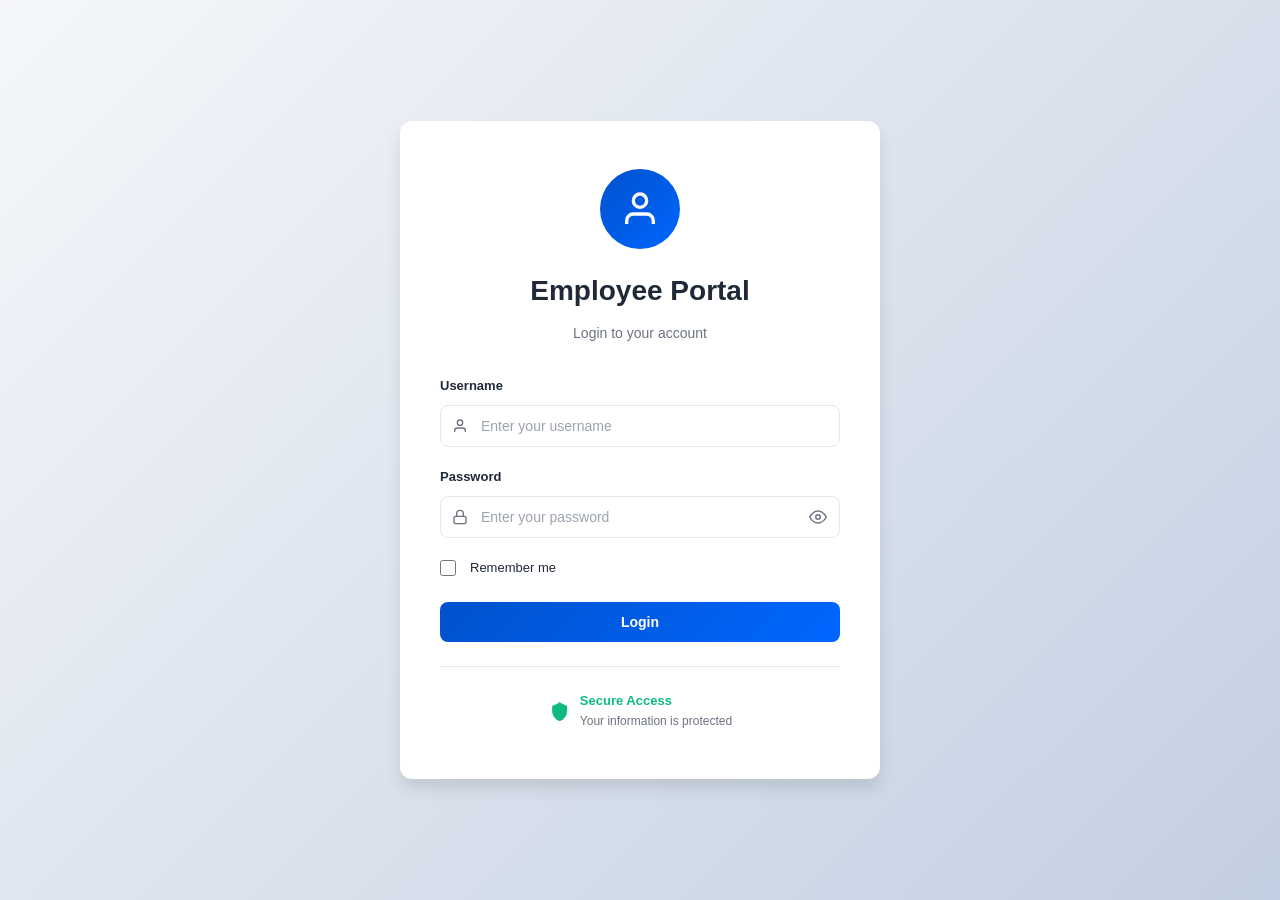
<file: index.html>
<!DOCTYPE html>
<html lang="en">
<head>
    <meta charset="UTF-8">
    <meta name="viewport" content="width=device-width, initial-scale=1.0">
    <title>Employee Portal - Login</title>
    <link rel="stylesheet" href="/styles.css">
    <style>
        body {
            margin: 0;
            font-family: -apple-system, BlinkMacSystemFont, 'Segoe UI', 'Roboto', 'Oxygen', 'Ubuntu', 'Cantarell', 'Fira Sans', 'Droid Sans', 'Helvetica Neue', sans-serif;
            background: linear-gradient(135deg, #f5f7fa 0%, #c3cfe2 100%);
            color: #1F2937;
        }

        .login-container {
            min-height: 100vh;
            display: flex;
            align-items: center;
            justify-content: center;
            padding: 20px;
        }

        .login-wrapper {
            width: 100%;
            max-width: 480px;
            background: #fff;
            border-radius: 12px;
            box-shadow: 0 10px 15px rgba(0, 0, 0, 0.1);
            padding: 48px 40px;
        }

        .login-header {
            text-align: center;
            margin-bottom: 32px;
        }

        .avatar-circle {
            width: 80px;
            height: 80px;
            margin: 0 auto 20px;
            border-radius: 50%;
            display: flex;
            align-items: center;
            justify-content: center;
            background: linear-gradient(135deg, #0052CC 0%, #0066FF 100%);
            color: white;
        }

        .login-header h1 {
            font-size: 28px;
            font-weight: 600;
            margin-bottom: 8px;
        }

        .login-header p {
            font-size: 14px;
            color: #6B7280;
            margin: 0;
        }

        .login-form {
            margin-bottom: 24px;
        }

        .form-group {
            margin-bottom: 20px;
        }

        .form-group label {
            display: block;
            margin-bottom: 8px;
            font-size: 13px;
            font-weight: 600;
        }

        .input-wrapper {
            position: relative;
            display: flex;
            align-items: center;
        }

        .input-wrapper input {
            width: 100%;
            padding: 12px 16px 12px 40px;
            border: 1px solid #E5E7EB;
            border-radius: 8px;
            font-size: 14px;
        }

        .input-icon {
            position: absolute;
            left: 12px;
            width: 16px;
            height: 16px;
            color: #6B7280;
            pointer-events: none;
        }

        .password-toggle {
            position: absolute;
            right: 12px;
            border: none;
            background: none;
            width: 20px;
            height: 20px;
            color: #6B7280;
            display: flex;
            align-items: center;
            justify-content: center;
            cursor: pointer;
        }

        .eye-icon {
            width: 18px;
            height: 18px;
        }

        .checkbox-group {
            display: flex;
            align-items: center;
            gap: 8px;
            margin-bottom: 24px;
            font-size: 13px;
        }

        .checkbox-label {
            display: flex;
            align-items: center;
            cursor: pointer;
            color: #1F2937;
            font-weight: 500;
        }

        .btn {
            width: 100%;
            padding: 12px 24px;
            border: none;
            border-radius: 8px;
            font-size: 14px;
            font-weight: 600;
            cursor: pointer;
            transition: transform 0.3s ease, box-shadow 0.3s ease;
            background: linear-gradient(135deg, #0052CC 0%, #0066FF 100%);
            color: white;
        }

        .btn:hover {
            transform: translateY(-2px);
            box-shadow: 0 12px 24px rgba(0, 82, 204, 0.2);
        }

        .login-message {
            margin-top: 16px;
            font-size: 14px;
            font-weight: 600;
        }

        .login-message.success {
            color: #10B981;
        }

        .login-message.error {
            color: #ef4444;
        }

        .security-badge {
            display: flex;
            align-items: center;
            justify-content: center;
            gap: 12px;
            margin-top: 24px;
            padding-top: 24px;
            border-top: 1px solid #E5E7EB;
            color: #10B981;
        }

        .security-badge svg {
            width: 20px;
            height: 20px;
        }

        .security-title {
            font-size: 13px;
            font-weight: 600;
            margin: 0;
        }

        .security-text {
            font-size: 12px;
            color: #6B7280;
            margin: 0;
        }

        @media (max-width: 480px) {
            .login-wrapper {
                padding: 24px 16px;
            }

            .login-header h1 {
                font-size: 24px;
            }

            .avatar-circle {
                width: 64px;
                height: 64px;
            }
        }
    </style>
</head>
<body>
    <div class="login-container">
        <div class="login-wrapper">
            <div class="login-header">
                <div class="avatar-circle">
                    <svg width="40" height="40" viewBox="0 0 24 24" fill="none" stroke="currentColor" stroke-width="2">
                        <path d="M20 21v-2a4 4 0 0 0-4-4H8a4 4 0 0 0-4 4v2"></path>
                        <circle cx="12" cy="7" r="4"></circle>
                    </svg>
                </div>
                <h1>Employee Portal</h1>
                <p>Login to your account</p>
            </div>

            <form id="loginForm" class="login-form">
                <div class="form-group">
                    <label for="username">Username</label>
                    <div class="input-wrapper">
                        <svg class="input-icon" width="18" height="18" viewBox="0 0 24 24" fill="none" stroke="currentColor" stroke-width="2">
                            <path d="M20 21v-2a4 4 0 0 0-4-4H8a4 4 0 0 0-4 4v2"></path>
                            <circle cx="12" cy="7" r="4"></circle>
                        </svg>
                        <input type="text" id="username" name="username" placeholder="Enter your username" required>
                    </div>
                </div>

                <div class="form-group">
                    <label for="password">Password</label>
                    <div class="input-wrapper">
                        <svg class="input-icon" width="18" height="18" viewBox="0 0 24 24" fill="none" stroke="currentColor" stroke-width="2">
                            <rect x="3" y="11" width="18" height="11" rx="2" ry="2"></rect>
                            <path d="M7 11V7a5 5 0 0 1 10 0v4"></path>
                        </svg>
                        <input type="password" id="password" name="password" placeholder="Enter your password" required>
                        <button type="button" class="password-toggle" onclick="togglePasswordVisibility()">
                            <svg class="eye-icon" width="18" height="18" viewBox="0 0 24 24" fill="none" stroke="currentColor" stroke-width="2">
                                <path d="M1 12s4-8 11-8 11 8 11 8-4 8-11 8-11-8-11-8z"></path>
                                <circle cx="12" cy="12" r="3"></circle>
                            </svg>
                        </button>
                    </div>
                </div>

                <div class="checkbox-group">
                    <input type="checkbox" id="rememberMe" name="rememberMe">
                    <label for="rememberMe" class="checkbox-label">Remember me</label>
                </div>

                <button type="submit" class="btn btn-primary">Login</button>
                <div id="loginMessage" class="login-message" aria-live="polite"></div>
            </form>

            <div class="security-badge">
                <svg width="20" height="20" viewBox="0 0 24 24" fill="currentColor">
                    <path d="M12 1l11 5v6c0 5.55-3.84 10.74-9 12-5.16-1.26-9-6.45-9-12V6l11-5z"></path>
                </svg>
                <div>
                    <p class="security-title">Secure Access</p>
                    <p class="security-text">Your information is protected</p>
                </div>
            </div>
        </div>
    </div>

   <script src="script.js"></script>
</body>
</html>
</file>
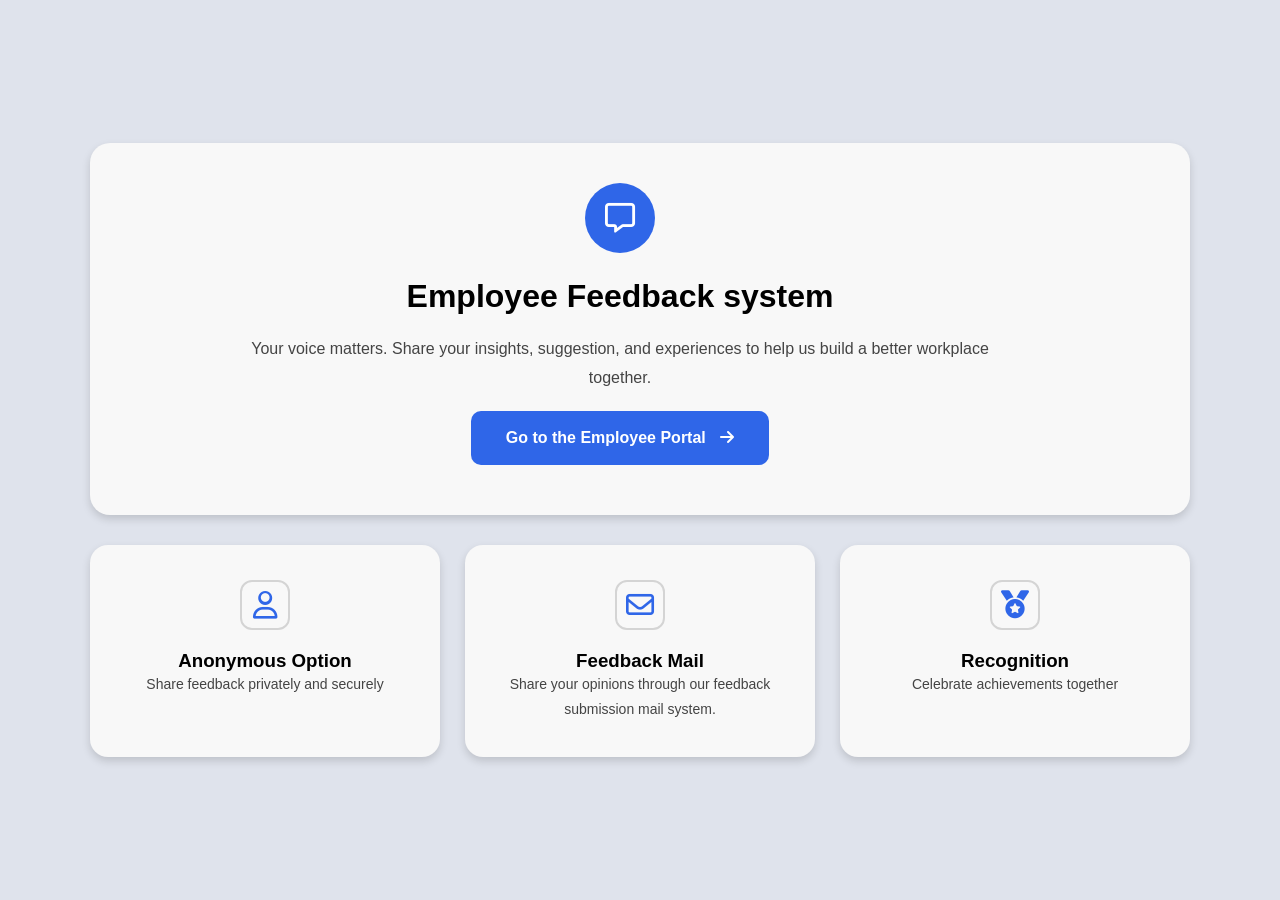
<file: employee portal.html>
<!DOCTYPE html>
<html lang="en">
<head>
    <meta charset="UTF-8">
    <meta name="viewport" content="width=device-width, initial-scale=1.0">
    <title>Employee Portal</title>
    <link rel="stylesheet" 
    href="https://cdnjs.cloudflare.com/ajax/libs/font-awesome/6.5.1/css/all.min.css">
</head>
<body>
<style>
 *{
    margin: 0;
    padding: 0;
    box-sizing: border-box;
    font-family: Arial, sans-serif;
}
body{
    background-color: #dfe3ec;
    display: flex;
    justify-content: center;
    align-items: center;
    min-height: 100vh;
    padding: 20px;
}
.container{
    width: 90%;
    max-width: 1100px;
}
.top-icon{
    width: 70px;
    height: 70px;
    background: #2f66e8;
    border-radius: 50%;
    margin: 0 auto 25px;
    display: flex;
    justify-content: center;
    align-items: center;
}
.top-icon i{
    color: white;
    font-size: 30px;
}
.main-card{
    background: #f8f8f8;
    border-radius: 20px;
    padding: 40px 100px 50px 60px;
    text-align: center;
    box-shadow: 0 4px 8px rgba(0,0,0,0.15);
    margin-bottom: 30px;
    max-width: 1500px;
}
.main-card h1{
    font-size: 100;
    margin-bottom: 20px;
    color: #000;
}
.main-card p{
    color: #444;
    font-size: 16px;
    width:1178;
    height:88; 
    padding: auto 80px auto 80px;
    margin: auto 80px auto 80px;
    line-height: 1.8;
}
.main-card button{
    background: #2f66e8;
    color: white;
    border: none;
    padding: 18px 35px;
    border-radius: 10px;
    font-size: 16px;
    font-weight: bold;
    cursor: pointer;
    transition: 0.3s;
}
.main-card button i{
    margin-left: 10px;
}
.main-card button:hover{
    background: #1f4fc0;
}
.feature-section{
    display: flex;
    justify-content: space-between;
    gap: 60px;
    flex-wrap: wrap;
}
.feature-card1{
    flex: 1;
    min-width: 250px;
    background: #f8f8f8;
    border-radius: 18px;
    padding: 35px 25px;
    text-align: center;
    box-shadow: 0 4px 8px rgba(0,0,0,0.15);
}
.feature-card1 h2{
    font-size: 30px;
    margin-bottom: 15px;
    margin-top: 20px;
    color: #000;
    line-height: 1.8;
}
.feature-card1 p{
    color: #444;
    font-size: 14px;
    line-height: 1.8;
    text-align:center;
}
.feature-section{
    display: flex;
    justify-content: space-between;
    gap: 25px;
    flex-wrap: wrap;
}
.feature-card2{
    flex: 1;
    min-width: 250px;
    background: #f8f8f8;
    border-radius: 18px;
    padding: 35px 25px;
    text-align: center;
    box-shadow: 0 4px 8px rgba(0,0,0,0.15);
}
.feature-card2 h2{
    font-size: 30px;
    margin-bottom: 15px;
    color: #000;
    margin-top: 20px;
    line-height: 1.8;
}
.feature-card2 p{
    color: #444;
    font-size: 14px;
    line-height: 1.8;
    text-align:center;
}
.feature-section{
    display: flex;
    justify-content: space-between;
    gap: 25px;
    flex-wrap: wrap;
}
.feature-card3{
    flex: 1;
    min-width: 250px;
    background: #f8f8f8;
    border-radius: 18px;
    padding: 35px 25px;
    text-align: center;
    box-shadow: 0 4px 8px rgba(0,0,0,0.15);
}
.feature-card3 h2{
    font-size: 30px;
    margin-bottom: 15px;
    color: #000;
    margin-top: 20px;
    line-height: 1.8;
}
.feature-card3 p{
    color: #444;
    font-size: 14px;
    line-height: 1.8;
    text-align:center;
}
.icon-box{
    width: 50px;
    height: 50px;
    border: 2px solid #d4d4d4;
    border-radius: 12px;
    margin: 0 auto 20px;
    display: flex;
    justify-content: center;
    align-items: center;
}
.icon-box i{
    color: #2f66e8;
    font-size: 28px;
}
</style>
    <div class="container">
        <div class="main-card">
            <div class="top-icon">
                <i class="fa-regular fa-message"></i>
            </div>
            <h1>Employee Feedback system</h1>
            <p> Your voice matters. Share your insights, suggestion, and experiences to help us build a better workplace together.</p><br>
            <button >
                Go to the Employee Portal
                <i class="fa-solid fa-arrow-right"></i>
            </button>
        </div>      
        <div class="feature-section">
             <div class="feature-card1">
                <div class="icon-box">
                    <i class="fa-regular fa-user"></i>
                </div>
                    <h3> Anonymous Option</h3>
                    <p> Share feedback privately and securely </p>
            </div>
            <div class="feature-card2">
                <div class="icon-box">
                    <i class="fa-regular fa-envelope"></i>
                </div>
                <h3>Feedback Mail</h3>
                <p> Share your opinions through our feedback submission mail system. </p>
            </div>
            <div class="feature-card3">
                <div class="icon-box">
                    <i class="fa-solid fa-medal"></i>
                </div>
                <h3>Recognition</h3>
                <p> Celebrate achievements together </p>
           </div>     
    </div>
</body>
</html>
</file>
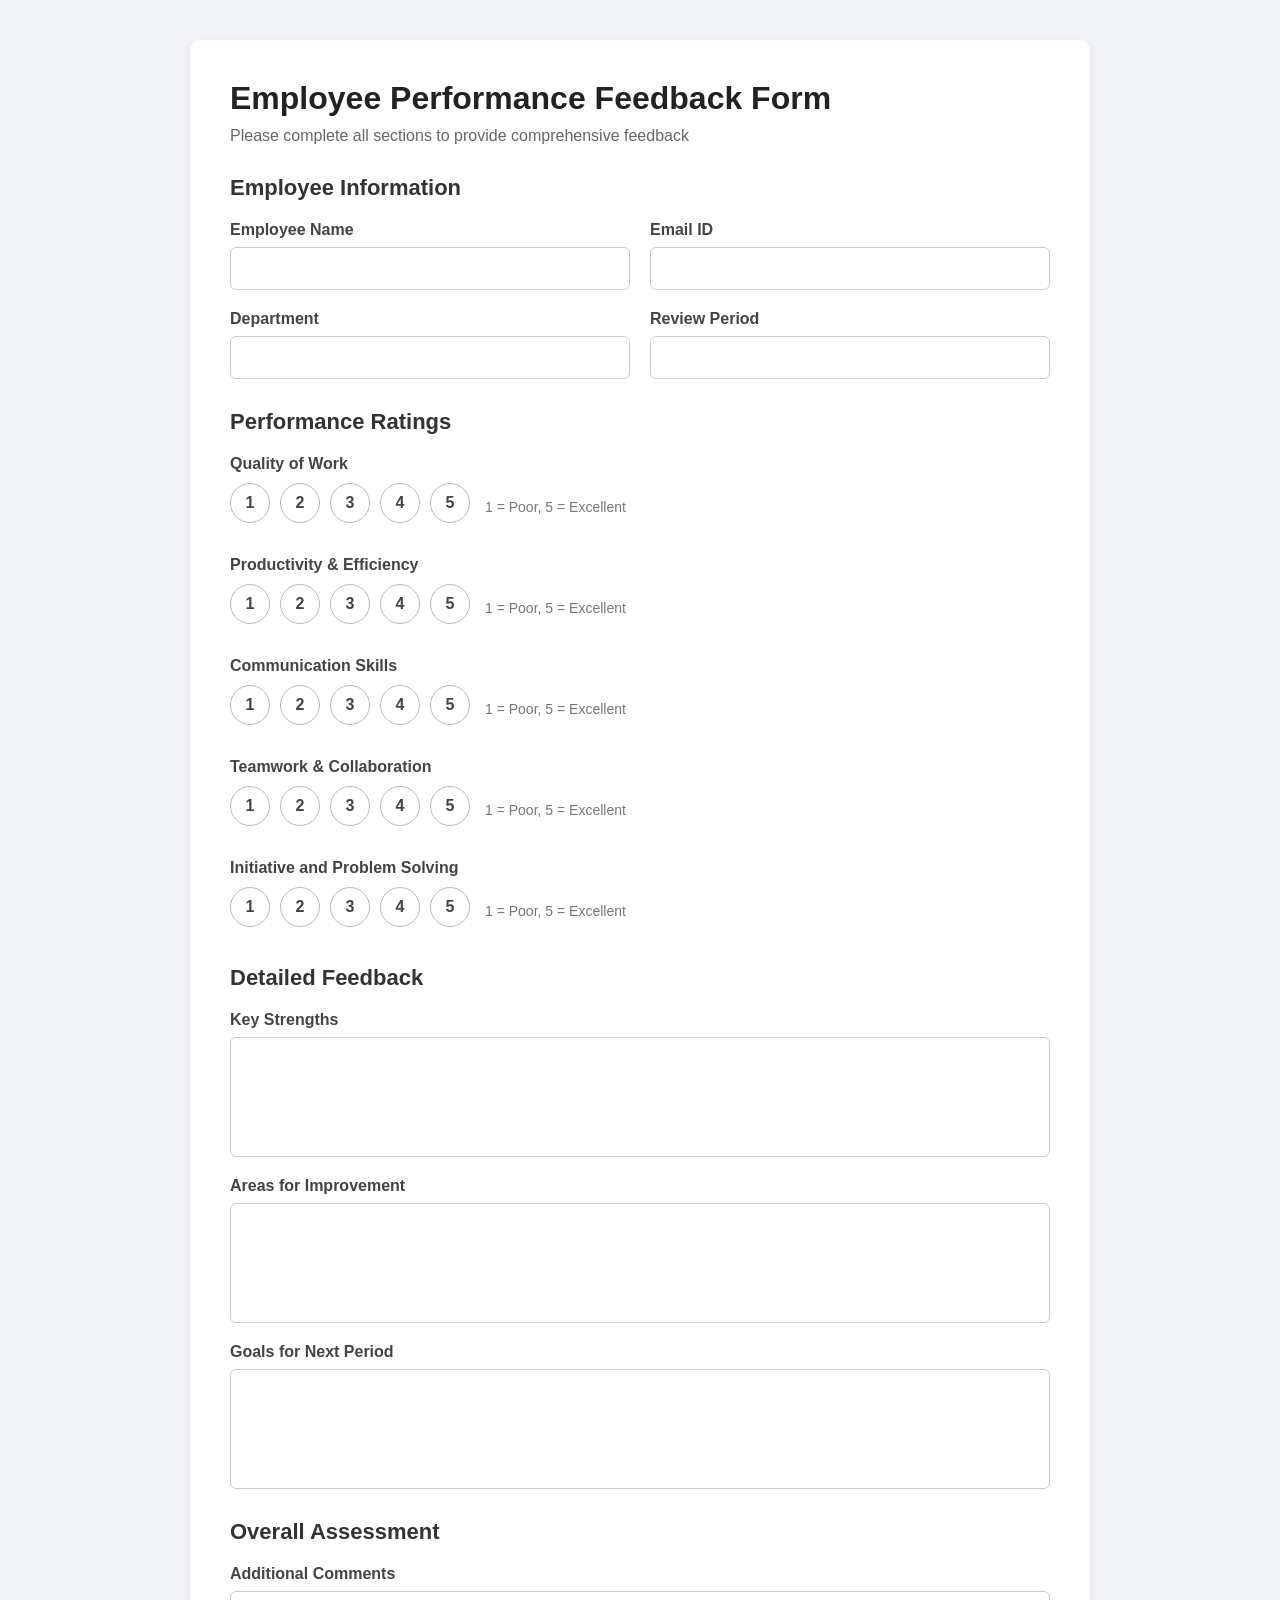
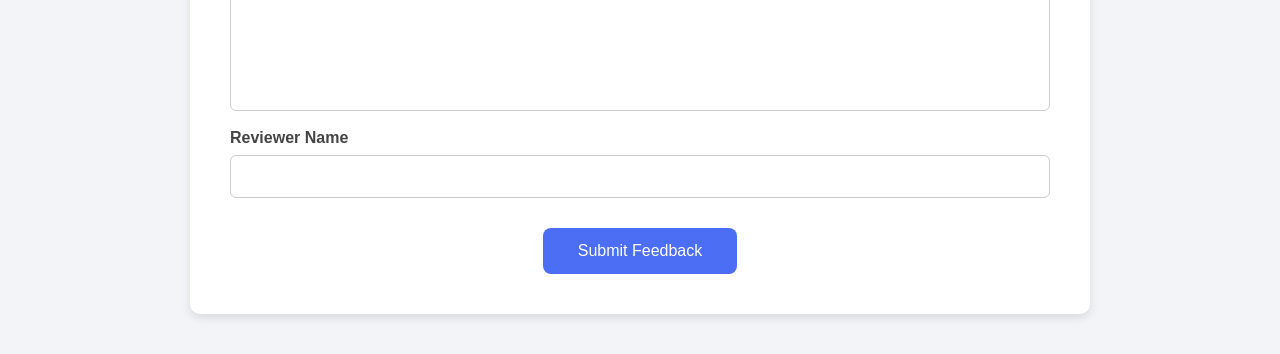
<file: form.html>
<!DOCTYPE html>
<html lang="en">
<head>
  <meta charset="UTF-8" />
  <meta name="viewport" content="width=device-width, initial-scale=1.0"/>
  <title>Employee Feedback Form</title>

  <style>
    *{
      margin:0;
      padding:0;
      box-sizing:border-box;
      font-family: Arial, sans-serif;
    }

    body{
      background:#f2f4f8;
      display:flex;
      justify-content:center;
      align-items:center;
      padding:40px;
    }

    .container{
      width:900px;
      background:#fff;
      padding:40px;
      border-radius:10px;
      box-shadow:0 4px 10px rgba(0,0,0,0.1);
    }

    h1{
      font-size:32px;
      margin-bottom:10px;
      color:#222;
    }

    .subtitle{
      color:#666;
      margin-bottom:30px;
    }

    h2{
      margin:30px 0 20px;
      color:#333;
      font-size:22px;
    }

    .form-grid{
      display:grid;
      grid-template-columns:1fr 1fr;
      gap:20px;
    }

    .form-group{
      display:flex;
      flex-direction:column;
    }

    label{
      margin-bottom:8px;
      font-weight:600;
      color:#444;
    }

    input,
    textarea{
      padding:12px;
      border:1px solid #ccc;
      border-radius:6px;
      font-size:15px;
    }

    textarea{
      resize:none;
      height:120px;
    }

    .rating-section{
      margin-bottom:25px;
    }

    .rating-row{
      display:flex;
      align-items:center;
      gap:15px;
      margin-top:10px;
      flex-wrap:wrap;
    }

    .rating-buttons{
      display:flex;
      gap:10px;
    }

    .rating-buttons input{
      display:none;
    }

    .rating-buttons label{
      width:40px;
      height:40px;
      border-radius:50%;
      border:1px solid #bbb;
      display:flex;
      justify-content:center;
      align-items:center;
      cursor:pointer;
      transition:0.3s;
      background:#fff;
    }

    .rating-buttons input:checked + label{
      background:#4c6ef5;
      color:white;
      border:none;
    }

    .rating-text{
      color:#777;
      font-size:14px;
    }

    .full-width{
      grid-column:1 / 3;
    }

    .submit-btn{
      margin-top:30px;
      text-align:center;
    }

    button{
      background:#4c6ef5;
      color:white;
      border:none;
      padding:14px 35px;
      font-size:16px;
      border-radius:8px;
      cursor:pointer;
      transition:0.3s;
    }

    button:hover{
      background:#3b5bdb;
    }

    @media(max-width:768px){

      .container{
        width:100%;
        padding:25px;
      }

      .form-grid{
        grid-template-columns:1fr;
      }

      .full-width{
        grid-column:1;
      }
    }

  </style>
</head>

<body>

<div class="container">

  <h1>Employee Performance Feedback Form</h1>
  <p class="subtitle">
    Please complete all sections to provide comprehensive feedback
  </p>

  <h2>Employee Information</h2>

  <form action="/submit-feedback" method="POST">

    <div class="form-grid">

      <div class="form-group">
        <label>Employee Name</label>
        <input type="text" name="employee_name">
      </div>

      <div class="form-group">
        <label>Email ID</label>
        <input type="email" name="employee_email">
      </div>

      <div class="form-group">
        <label>Department</label>
        <input type="text" name="department">
      </div>

      <div class="form-group">
        <label>Review Period</label>
        <input type="text" name="review_period">
      </div>

    </div>

    <h2>Performance Ratings</h2>

    
    <div class="rating-section">
      <label>Quality of Work</label>

      <div class="rating-row">

        <div class="rating-buttons">

          <input type="radio" id="q1" name="quality" value="1">
          <label for="q1">1</label>

          <input type="radio" id="q2" name="quality" value="2">
          <label for="q2">2</label>

          <input type="radio" id="q3" name="quality" value="3">
          <label for="q3">3</label>

          <input type="radio" id="q4" name="quality" value="4">
          <label for="q4">4</label>

          <input type="radio" id="q5" name="quality" value="5">
          <label for="q5">5</label>

        </div>

        <span class="rating-text">1 = Poor, 5 = Excellent</span>

      </div>
    </div>

    
    <div class="rating-section">
      <label>Productivity & Efficiency</label>

      <div class="rating-row">

        <div class="rating-buttons">

          <input type="radio" id="p1" name="productivity" value="1">
          <label for="p1">1</label>

          <input type="radio" id="p2" name="productivity" value="2">
          <label for="p2">2</label>

          <input type="radio" id="p3" name="productivity" value="3">
          <label for="p3">3</label>

          <input type="radio" id="p4" name="productivity" value="4">
          <label for="p4">4</label>

          <input type="radio" id="p5" name="productivity" value="5">
          <label for="p5">5</label>

        </div>
        <span class="rating-text">1 = Poor, 5 = Excellent</span>
      </div>
    </div>
<div class="rating-section">
      <label>Communication Skills</label>

      <div class="rating-row">

        <div class="rating-buttons">

          <input type="radio" id="c1" name="communication" value="1">
          <label for="c1">1</label>

          <input type="radio" id="c2" name="communication" value="2">
          <label for="c2">2</label>

          <input type="radio" id="c3" name="communication" value="3">
          <label for="c3">3</label>

          <input type="radio" id="c4" name="communication" value="4">
          <label for="c4">4</label>

          <input type="radio" id="c5" name="communication" value="5">
          <label for="c5">5</label>

        </div>
        <span class="rating-text">1 = Poor, 5 = Excellent</span>
      </div>
    </div>
    <div class="rating-section">
      <label>Teamwork & Collaboration</label>

      <div class="rating-row">

        <div class="rating-buttons">

          <input type="radio" id="t1" name="teamwork" value="1">
          <label for="t1">1</label>

          <input type="radio" id="t2" name="teamwork" value="2">
          <label for="t2">2</label>

          <input type="radio" id="t3" name="teamwork" value="3">
          <label for="t3">3</label>

          <input type="radio" id="t4" name="teamwork" value="4">
          <label for="t4">4</label>

          <input type="radio" id="t5" name="teamwork" value="5">
          <label for="t5">5</label>

        </div>
        <span class="rating-text">1 = Poor, 5 = Excellent</span>
      </div>
    </div>
    <div class="rating-section">
      <label>Initiative and Problem Solving</label>

      <div class="rating-row">

        <div class="rating-buttons">

          <input type="radio" id="i1" name="initiative" value="1">
          <label for="i1">1</label>

          <input type="radio" id="i2" name="initiative" value="2">
          <label for="i2">2</label>

          <input type="radio" id="i3" name="initiative" value="3">
          <label for="i3">3</label>

          <input type="radio" id="i4" name="initiative" value="4">
          <label for="i4">4</label>

          <input type="radio" id="i5" name="initiative" value="5">
          <label for="i5">5</label>

        </div>
        <span class="rating-text">1 = Poor, 5 = Excellent</span>
      </div>
    </div>
    <h2>Detailed Feedback</h2>

    <div class="form-grid">

      <div class="form-group full-width">
        <label>Key Strengths</label>
        <textarea name="strengths"></textarea>
      </div>

      <div class="form-group full-width">
        <label>Areas for Improvement</label>
        <textarea name="improvement"></textarea>
      </div>

      <div class="form-group full-width">
        <label>Goals for Next Period</label>
        <textarea name="goals"></textarea>
      </div>

    </div>

    <h2>Overall Assessment</h2>

    <div class="form-group">
      <label>Additional Comments</label>
      <textarea name="comments"></textarea>
    </div>

    <br>

    <div class="form-group">
      <label>Reviewer Name</label>
      <input type="text" name="reviewer">
    </div>

    <div class="submit-btn">
      <button type="submit">Submit Feedback</button>
    </div>

  </form>

</div>

</body>
</html>
</file>
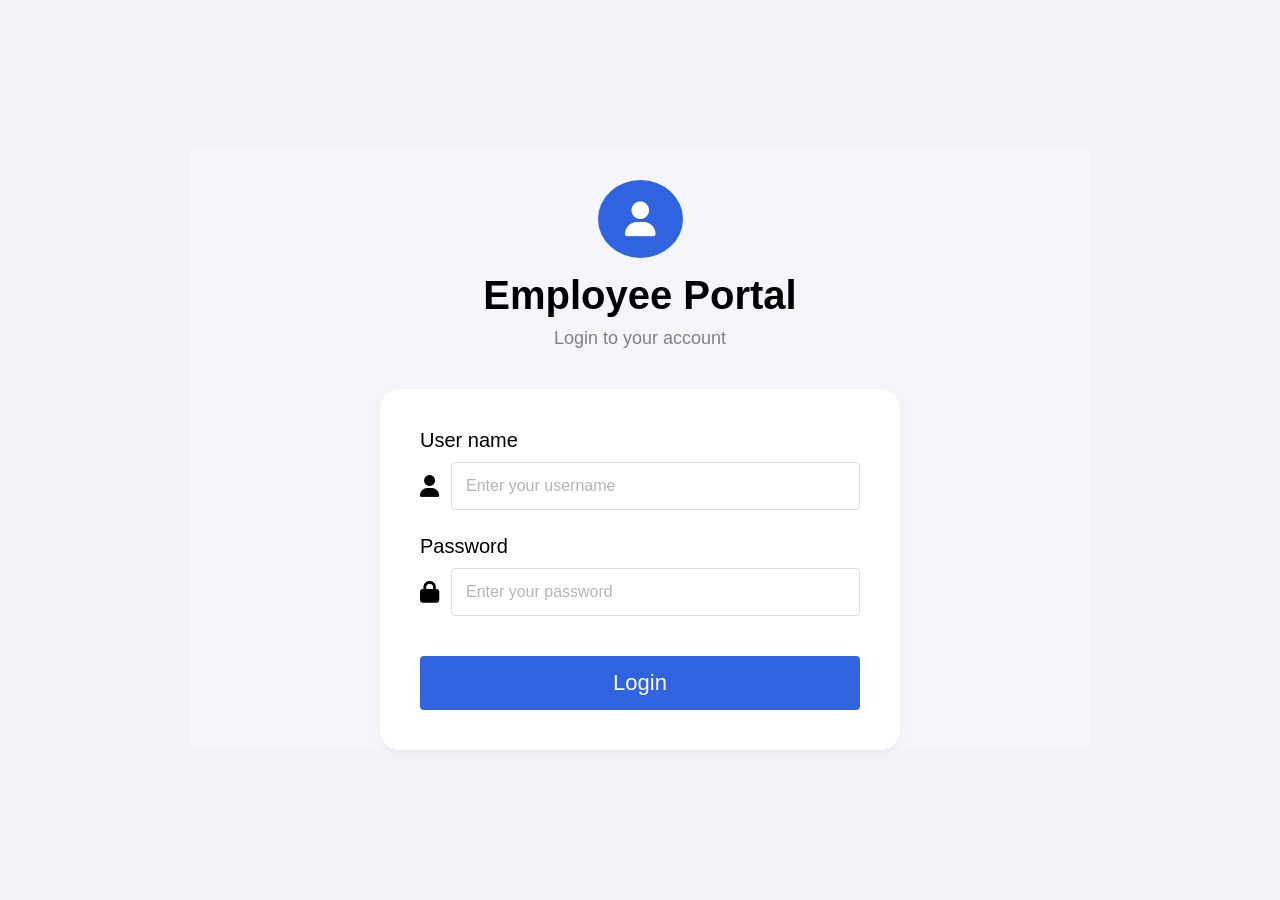
<file: login page.html>
<!DOCTYPE html>
<html lang="en">
<head>
  <meta charset="UTF-8">
  <meta name="viewport" content="width=device-width, initial-scale=1.0">
  <title>Employee Portal</title>
  <link rel="stylesheet"
  href="https://cdnjs.cloudflare.com/ajax/libs/font-awesome/6.5.1/css/all.min.css">
</head>
<body>
  <style>
    *{
    margin: 0;
    padding: 0;
    box-sizing: border-box;
    font-family: Arial, sans-serif;
}
body{
    background-color: #f2f3f8;
    display: flex;
    justify-content: center;
    align-items: center;
    height: 100vh;
}
.container{
    width: 900px;
    height: 600px;
    background-color: #f5f6fb;
    display: flex;
    flex-direction: column;
    align-items: center;
    padding-top: 30px;
}
.profile-icon{
    width: 85px;
    height: 85px;
    background-color: #2f63e0;
    border-radius: 50%;
    display: flex;
    justify-content: center;
    align-items: center;
    color: white;
    font-size: 35px;
    margin-bottom: 15px;
}
h1{
    font-size: 40px;
    font-weight: bold;
    margin-bottom: 10px;
}
.subtitle{
    color: gray;
    font-size: 18px;
    margin-bottom: 40px;
}
.login-box{
    width: 520px;
    background-color: white;
    padding: 40px;
    border-radius: 20px;
    box-shadow: 0 2px 10px rgba(0,0,0,0.05);
}
.input-group{
    margin-bottom: 25px;
}
label{
    display: block;
    margin-bottom: 10px;
    font-size: 20px;
}
.input-field{
    display: flex;
    align-items: center;
    gap: 12px;
}
.input-field i{
    font-size: 22px;
    color: black;
}
input{
    width: 100%;
    padding: 14px;
    border: 1px solid #ddd;
    border-radius: 4px;
    font-size: 16px;
    outline: none;
}
input::placeholder{
    color: #b5b5b5;
}
.login-btn{
    width: 100%;
    padding: 14px;
    background-color: #2f63e0;
    color: white;
    border: none;
    border-radius: 4px;
    font-size: 22px;
    cursor: pointer;
    margin-top: 15px;
}
.login-btn:hover{
    background-color: #1f4fc2;
}
  </style>
  <div class="container">
    <div class="profile-icon">
      <i class="fa-solid fa-user"></i>
    </div>
    <h1>Employee Portal</h1>
    <p class="subtitle">Login to your account</p>
    <div class="login-box">
      <div class="input-group">
        <label>User name</label>
        <div class="input-field">
          <i class="fa-solid fa-user"></i>
          <input type="text" placeholder="Enter your username">
        </div>
      </div>
      <div class="input-group">
        <label>Password</label>
        <div class="input-field">
          <i class="fa-solid fa-lock"></i>
          <input type="password" placeholder="Enter your password">
        </div>
      </div>
      <button class="login-btn">Login</button>
    </div>
  </div>
</body>
</html>
</file>
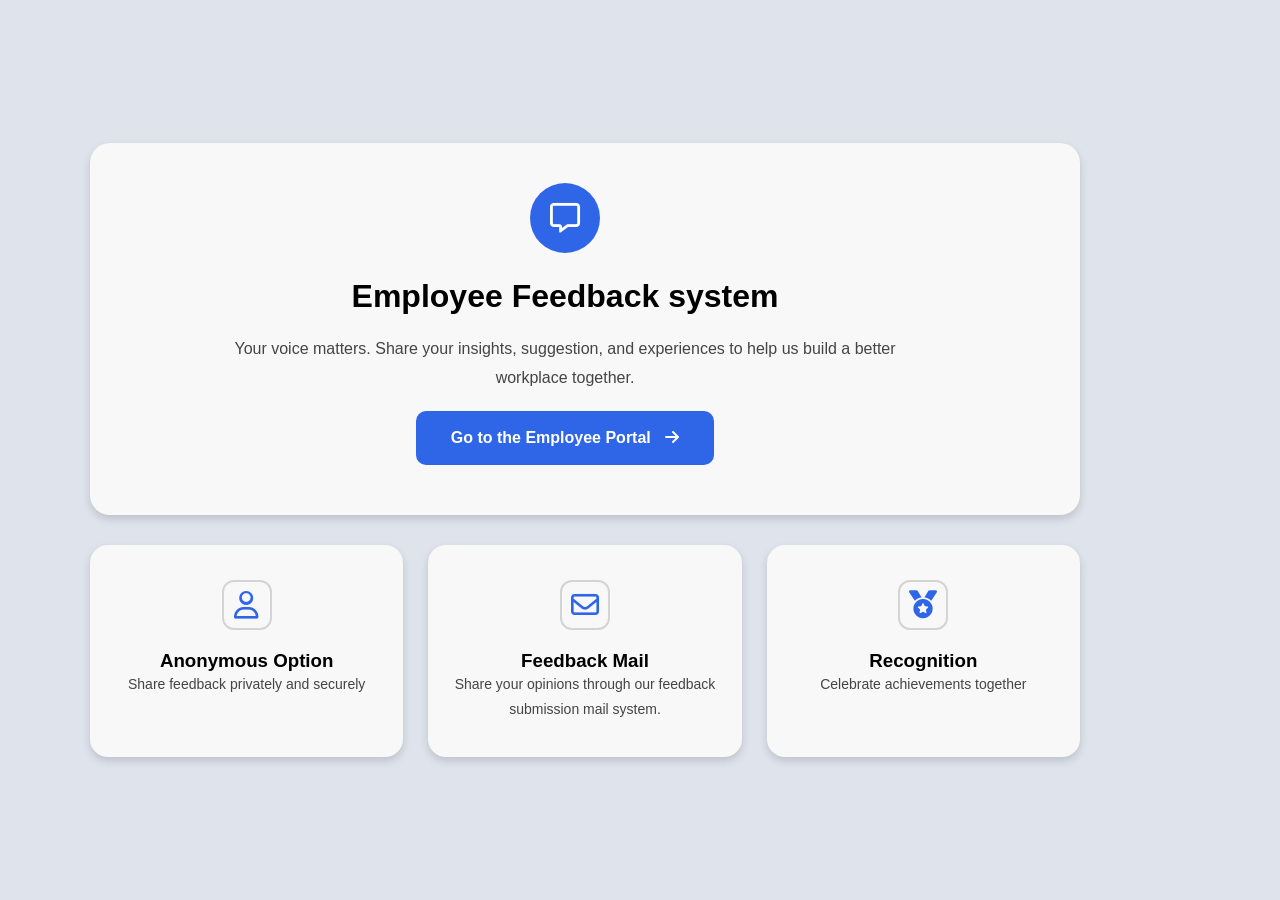
<file: portal.html>
<!DOCTYPE html>
<htm lang="en">
<head>
    <meta charset="UTF-8">
    <meta name="viewport" content="width=device-width, initial-scale=1.0">
    <title>Employee Portal</title>
    <link rel="stylesheet" 
     href="https://cdnjs.cloudflare.com/ajax/libs/font-awesome/6.5.1/css/all.min.css">
</head>
<body>
<style>
 *{
    margin: 0;
    padding: 0;
    box-sizing: border-box;
    font-family: Arial, sans-serif;
}
body{
    background-color: #dfe3ec;
    display: flex;
    justify-content: center;
    align-items: center;
    min-height: 100vh;
    padding: 20px;
}
.container{
    width: 90%;
    max-width: 1100px;
}
.top-icon{
    width: 70px;
    height: 70px;
    background: #2f66e8;
    border-radius: 50%;
    margin: 0 auto 25px;
    display: flex;
    justify-content: center;
    align-items: center;
}
.top-icon i{
    color: white;
    font-size: 30px;
}
.main-card{
    background: #f8f8f8;
    border-radius: 20px;
    padding: 40px 100px 50px 60px;
    text-align: center;
    box-shadow: 0 4px 8px rgba(0,0,0,0.15);
    margin-bottom: 30px;
    max-width: 1500px;
}
.main-card h1{
    font-size: 100;
    margin-bottom: 20px;
    color: #000;
}
.main-card p{
    color: #444;
    font-size: 16px;
    width:1178;
    height:88; 
    padding: auto 80px auto 80px;
    margin: auto 80px auto 80px;
    line-height: 1.8;
}
.main-card button{
    background: #2f66e8;
    color: white;
    border: none;
    padding: 18px 35px;
    border-radius: 10px;
    font-size: 16px;
    font-weight: bold;
    cursor: pointer;
    transition: 0.3s;
}
.main-card button i{
    margin-left: 10px;
}
.main-card button:hover{
    background: #1f4fc0;
}
.feature-section{
    display: flex;
    justify-content: space-between;
    gap: 60px;
    flex-wrap: wrap;
}
.feature-card1{
    flex: 1;
    min-width: 250px;
    background: #f8f8f8;
    border-radius: 18px;
    padding: 35px 25px;
    text-align: center;
    box-shadow: 0 4px 8px rgba(0,0,0,0.15);
}
.feature-card1 h2{
    font-size: 30px;
    margin-bottom: 15px;
    margin-top: 20px;
    color: #000;
    line-height: 1.8;
}
.feature-card1 p{
    color: #444;
    font-size: 14px;
    line-height: 1.8;
    text-align:center;
}
.feature-section{
    display: flex;
    justify-content: space-between;
    gap: 25px;
    flex-wrap: wrap;
}
.feature-card2{
    flex: 1;
    min-width: 250px;
    background: #f8f8f8;
    border-radius: 18px;
    padding: 35px 25px;
    text-align: center;
    box-shadow: 0 4px 8px rgba(0,0,0,0.15);
}
.feature-card2 h2{
    font-size: 30px;
    margin-bottom: 15px;
    color: #000;
    margin-top: 20px;
    line-height: 1.8;
}
.feature-card2 p{
    color: #444;
    font-size: 14px;
    line-height: 1.8;
    text-align:center;
}
.feature-section{
    display: flex;
    justify-content: space-between;
    gap: 25px;
    flex-wrap: wrap;
}
.feature-card3{
    flex: 1;
    min-width: 250px;
    background: #f8f8f8;
    border-radius: 18px;
    padding: 35px 25px;
    text-align: center;
    box-shadow: 0 4px 8px rgba(0,0,0,0.15);
}
.feature-card3 h2{
    font-size: 30px;
    margin-bottom: 15px;
    color: #000;
    margin-top: 20px;
    line-height: 1.8;
}
.feature-card3 p{
    color: #444;
    font-size: 14px;
    line-height: 1.8;
    text-align:center;
}
.icon-box{
    width: 50px;
    height: 50px;
    border: 2px solid #d4d4d4;
    border-radius: 12px;
    margin: 0 auto 20px;
    display: flex;
    justify-content: center;
    align-items: center;
}
.icon-box i{
    color: #2f66e8;
    font-size: 28px;
}
</style>
    <div class="container">
        <div class="main-card">
            <div class="top-icon">
                <i class="fa-regular fa-message"></i>
            </div>
            <h1>Employee Feedback system</h1>
            <p> Your voice matters. Share your insights, suggestion, and experiences to help us build a better workplace together.</p><br>
            <button onclick="window.location.href='/loginpage'">
                Go to the Employee Portal
                <i class="fa-solid fa-arrow-right"></i>
            </button>
        </div>      
        <div class="feature-section">
             <div class="feature-card1">
                <div class="icon-box">
                    <i class="fa-regular fa-user"></i>
                </div>
                    <h3> Anonymous Option</h3>
                    <p> Share feedback privately and securely </p>
            </div>
            <div class="feature-card2">
                <div class="icon-box">
                    <i class="fa-regular fa-envelope"></i>
                </div>
                <h3>Feedback Mail</h3>
                <p> Share your opinions through our feedback submission mail system. </p>
            </div>
            <div class="feature-card3">
                <div class="icon-box">
                    <i class="fa-solid fa-medal"></i>
                </div>
                <h3>Recognition</h3>
                <p> Celebrate achievements together </p>
           </div>     
    </div>
</body>
</html>
</file>
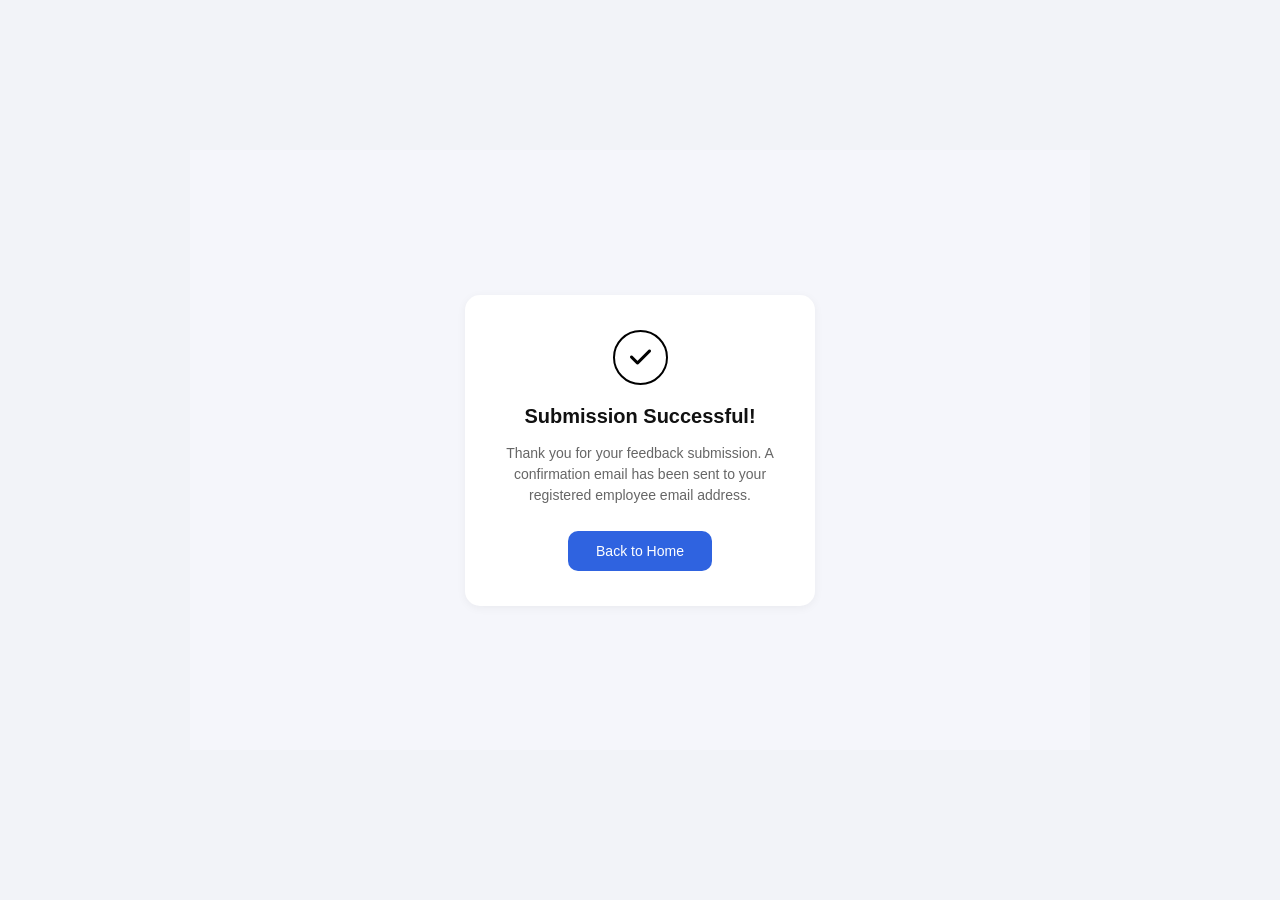
<file: submit.html>
<!DOCTYPE html>
<html lang="en">
<head>
  <meta charset="UTF-8">
  <meta name="viewport" content="width=device-width, initial-scale=1.0">
  <title>Submission Successful</title>
  <link rel="stylesheet"
href="https://cdnjs.cloudflare.com/ajax/libs/font-awesome/6.5.1/css/all.min.css">
</head>
<body>
<style>
*{
    margin: 0;
    padding: 0;
    box-sizing: border-box;
    font-family: Arial, sans-serif;
}
body{
    background-color: #f2f3f8;
    display: flex;
    justify-content: center;
    align-items: center;
    height: 100vh;
}
.container{
    width: 900px;
    height: 600px;
    background-color: #f5f6fb;
    display: flex;
    justify-content: center;
    align-items: center;
}
.success-box{
    width: 350px;
    background-color: white;
    padding: 35px 25px;
    border-radius: 15px;
    text-align: center;
    box-shadow: 0 2px 10px rgba(0,0,0,0.05);
}
.icon{
    width: 55px;
    height: 55px;
    border: 2px solid black;
    border-radius: 50%;
    display: flex;
    justify-content: center;
    align-items: center;
    margin: 0 auto 20px auto;
    font-size: 24px;
    color: black;
}
.success-box h1{
    font-size: 20px;
    margin-bottom: 15px;
    color: #111;
}
.success-box p{
    font-size: 14px;
    color: #666;
    line-height: 1.5;
    margin-bottom: 25px;
}
.success-box button{
    background-color: #2f63e0;
    color: white;
    border: none;
    padding: 12px 28px;
    border-radius: 10px;
    font-size: 14px;
    cursor: pointer;
}
.success-box button:hover{
    background-color: #1f4fc2;
}
</style>
  <div class="container">
    <div class="success-box">
      <div class="icon">
        <i class="fa-solid fa-check"></i>
      </div>
      <h1>Submission Successful!</h1>
      <p>
        Thank you for your feedback submission.
        A confirmation email has been sent to your
        registered employee email address.
      </p>
      <button>Back to Home</button>
    </div>
  </div>
</body>
</html>
</file>
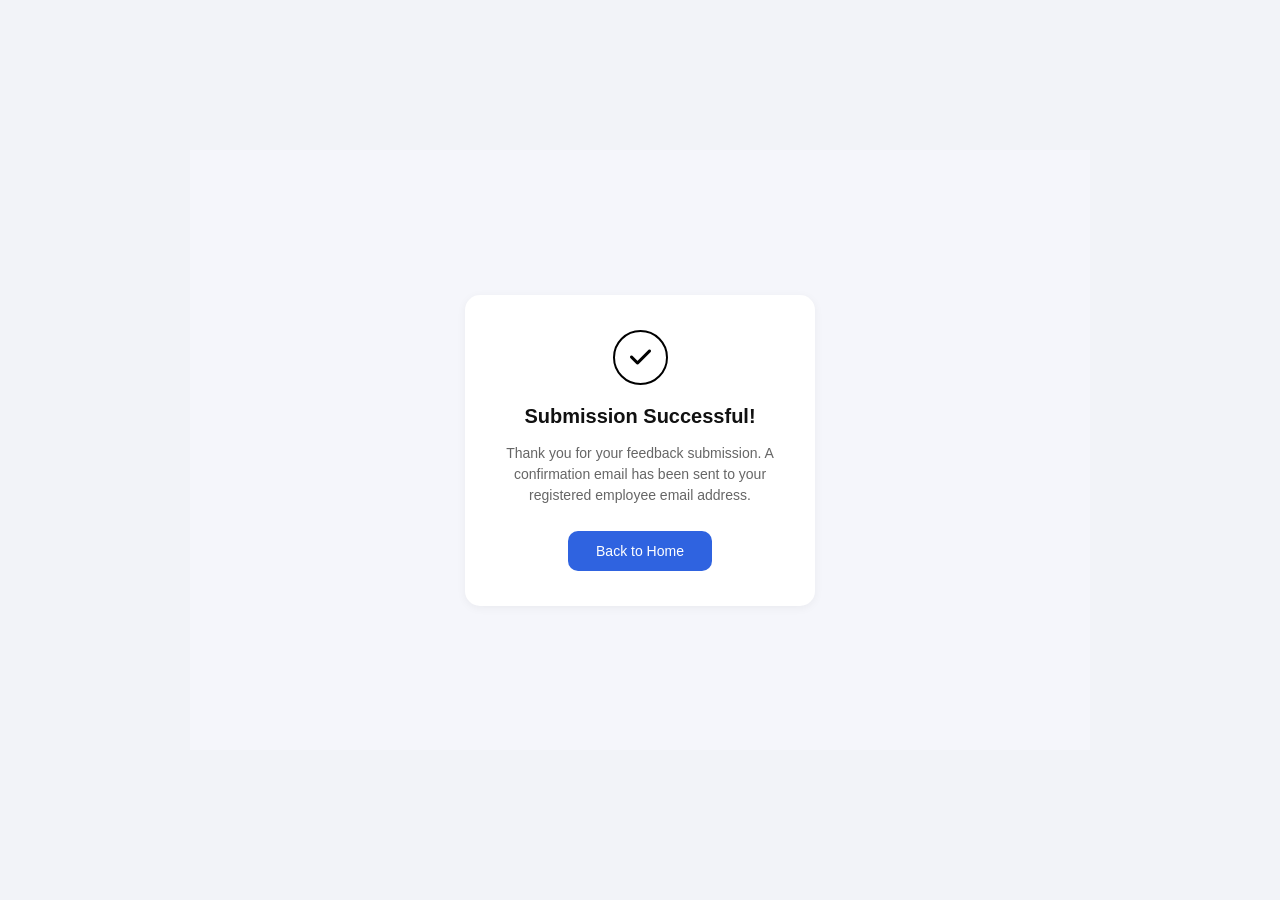
<file: submit1.html>
<!DOCTYPE html>
<html lang="en">
<head>
  <meta http-equiv="refresh" content="2;url=/">
  <meta charset="UTF-8">
  <meta name="viewport" content="width=device-width, initial-scale=1.0">
  <title>Submission Successful</title>
  <link rel="stylesheet"
href="https://cdnjs.cloudflare.com/ajax/libs/font-awesome/6.5.1/css/all.min.css">
</head>
<body>
<style>
  *{
    margin: 0;
    padding: 0;
    box-sizing: border-box;
    font-family: Arial, sans-serif;
}
body{
    background-color: #f2f3f8;
    display: flex;
    justify-content: center;
    align-items: center;
    height: 100vh;
}
.container{
    width: 900px;
    height: 600px;

    background-color: #f5f6fb;

    display: flex;
    justify-content: center;
    align-items: center;
}

/* Success Box */
.success-box{
    width: 350px;
    background-color: white;
    padding: 35px 25px;
    border-radius: 15px;
    text-align: center;
    box-shadow: 0 2px 10px rgba(0,0,0,0.05);
}
.icon{
    width: 55px;
    height: 55px;
    border: 2px solid black;
    border-radius: 50%;
    display: flex;
    justify-content: center;
    align-items: center;
    margin: 0 auto 20px auto;
    font-size: 24px;
    color: black;
}
.success-box h1{
    font-size: 20px;
    margin-bottom: 15px;
    color: #111;
}
.success-box p{
    font-size: 14px;
    color: #666;
    line-height: 1.5;
    margin-bottom: 25px;
}
.success-box button{
    background-color: #2f63e0;
    color: white;
    border: none;
    padding: 12px 28px;
    border-radius: 10px;
    font-size: 14px;
    cursor: pointer;
}
.success-box button:hover{
    background-color: #1f4fc2;
}
</style>
  <div class="container">
    <div class="success-box">
      <div class="icon">
        <i class="fa-solid fa-check"></i>
      </div>
      <h1>Submission Successful!</h1>
      <p>
        Thank you for your feedback submission.
        A confirmation email has been sent to your
        registered employee email address.
      </p>
      <button>Back to Home</button>
    </div>
  </div>
</body>
</html>
</file>
<file: styles.css>
/* ===== GLOBAL STYLES ===== */
* {
    margin: 0;
    padding: 0;
    box-sizing: border-box;
}

:root {
    --primary-color: #0052CC;
    --primary-gradient: linear-gradient(135deg, #0052CC 0%, #0066FF 100%);
    --bg-light: #F5F5F7;
    --card-bg: #FFFFFF;
    --text-primary: #1F2937;
    --text-secondary: #6B7280;
    --border-color: #E5E7EB;
    --shadow-lg: 0 10px 15px rgba(0, 0, 0, 0.1);
    --success-color: #10B981;
    --radius-md: 8px;
    --radius-lg: 12px;
    --transition: all 0.3s cubic-bezier(0.4, 0, 0.2, 1);
}

body {
    font-family: -apple-system, BlinkMacSystemFont, 'Segoe UI', 'Roboto',
        'Oxygen', 'Ubuntu', 'Cantarell', 'Fira Sans', 'Droid Sans',
        'Helvetica Neue', sans-serif;
    background-color: var(--bg-light);
    color: var(--text-primary);
    line-height: 1.6;
}

/* ===== LOGIN PAGE ===== */
.login-container {
    min-height: 100vh;
    display: flex;
    align-items: center;
    justify-content: center;
    background: linear-gradient(135deg, #f5f7fa 0%, #c3cfe2 100%);
    padding: 20px;
}

.login-wrapper {
    background: var(--card-bg);
    border-radius: var(--radius-lg);
    box-shadow: var(--shadow-lg);
    width: 100%;
    max-width: 480px;
    padding: 48px 40px;
}

.login-header {
    text-align: center;
    margin-bottom: 32px;
}

.avatar-circle {
    width: 80px;
    height: 80px;
    background: var(--primary-gradient);
    border-radius: 50%;
    display: flex;
    align-items: center;
    justify-content: center;
    color: white;
    margin: 0 auto 20px;
}

.avatar-circle svg {
    width: 40px;
    height: 40px;
}

.login-header h1 {
    font-size: 28px;
    font-weight: 600;
    margin-bottom: 8px;
}

.login-header p {
    font-size: 14px;
    color: var(--text-secondary);
}

.login-form {
    margin-bottom: 24px;
}

.form-group {
    margin-bottom: 20px;
}

.form-group label {
    display: block;
    font-size: 13px;
    font-weight: 600;
    margin-bottom: 8px;
}

.input-wrapper {
    position: relative;
    display: flex;
    align-items: center;
}

.input-wrapper input {
    width: 100%;
    padding: 12px 16px 12px 40px;
    border: 1px solid var(--border-color);
    border-radius: var(--radius-md);
    font-size: 14px;
    color: var(--text-primary);
    background-color: var(--card-bg);
    transition: var(--transition);
}

.input-wrapper input::placeholder {
    color: #9CA3AF;
}

.input-wrapper input:focus {
    outline: none;
    border-color: var(--primary-color);
    box-shadow: 0 0 0 3px rgba(0, 82, 204, 0.1);
}

.input-icon {
    position: absolute;
    left: 12px;
    width: 16px;
    height: 16px;
    color: var(--text-secondary);
    pointer-events: none;
}

.password-toggle {
    position: absolute;
    right: 12px;
    background: none;
    border: none;
    width: 20px;
    height: 20px;
    cursor: pointer;
    color: var(--text-secondary);
    display: flex;
    align-items: center;
    justify-content: center;
    transition: var(--transition);
}

.password-toggle:hover {
    color: var(--primary-color);
}

.eye-icon {
    width: 18px;
    height: 18px;
}

.checkbox-group {
    display: flex;
    align-items: center;
    gap: 8px;
    margin-bottom: 24px;
    font-size: 13px;
}

#rememberMe {
    width: 16px;
    height: 16px;
    cursor: pointer;
    accent-color: var(--primary-color);
    margin-right: 6px;
}

.checkbox-label {
    display: flex;
    align-items: center;
    cursor: pointer;
    color: var(--text-primary);
    font-weight: 500;
}

/* ===== BUTTON ===== */
.btn {
    padding: 12px 24px;
    border: none;
    border-radius: var(--radius-md);
    font-size: 14px;
    font-weight: 600;
    cursor: pointer;
    transition: var(--transition);
    width: 100%;
}

.btn-primary {
    background: var(--primary-gradient);
    color: white;
}

.btn-primary:hover {
    transform: translateY(-2px);
    box-shadow: 0 12px 24px rgba(0, 82, 204, 0.3);
}

.btn-primary:active {
    transform: translateY(0);
}
.login-message {
    margin-top: 16px;
    font-size: 14px;
    font-weight: 600;
}

.login-message.success {
    color: var(--success-color);
}

.login-message.error {
    color: #ef4444;
}
/* ===== SECURITY BADGE ===== */
.security-badge {
    display: flex;
    align-items: center;
    justify-content: center;
    gap: 12px;
    margin-top: 24px;
    padding-top: 24px;
    border-top: 1px solid var(--border-color);
    color: var(--success-color);
}

.security-badge svg {
    width: 20px;
    height: 20px;
}

.security-title {
    font-size: 13px;
    font-weight: 600;
}

.security-text {
    font-size: 12px;
    color: var(--text-secondary);
}

/* ===== RESPONSIVE ===== */
@media (max-width: 480px) {
    .login-wrapper {
        padding: 24px 16px;
    }

    .login-header h1 {
        font-size: 24px;
    }

    .avatar-circle {
        width: 64px;
        height: 64px;
    }

    .checkbox-group {
        flex-direction: column;
        align-items: flex-start;
        gap: 8px;
    }
}
</file>
